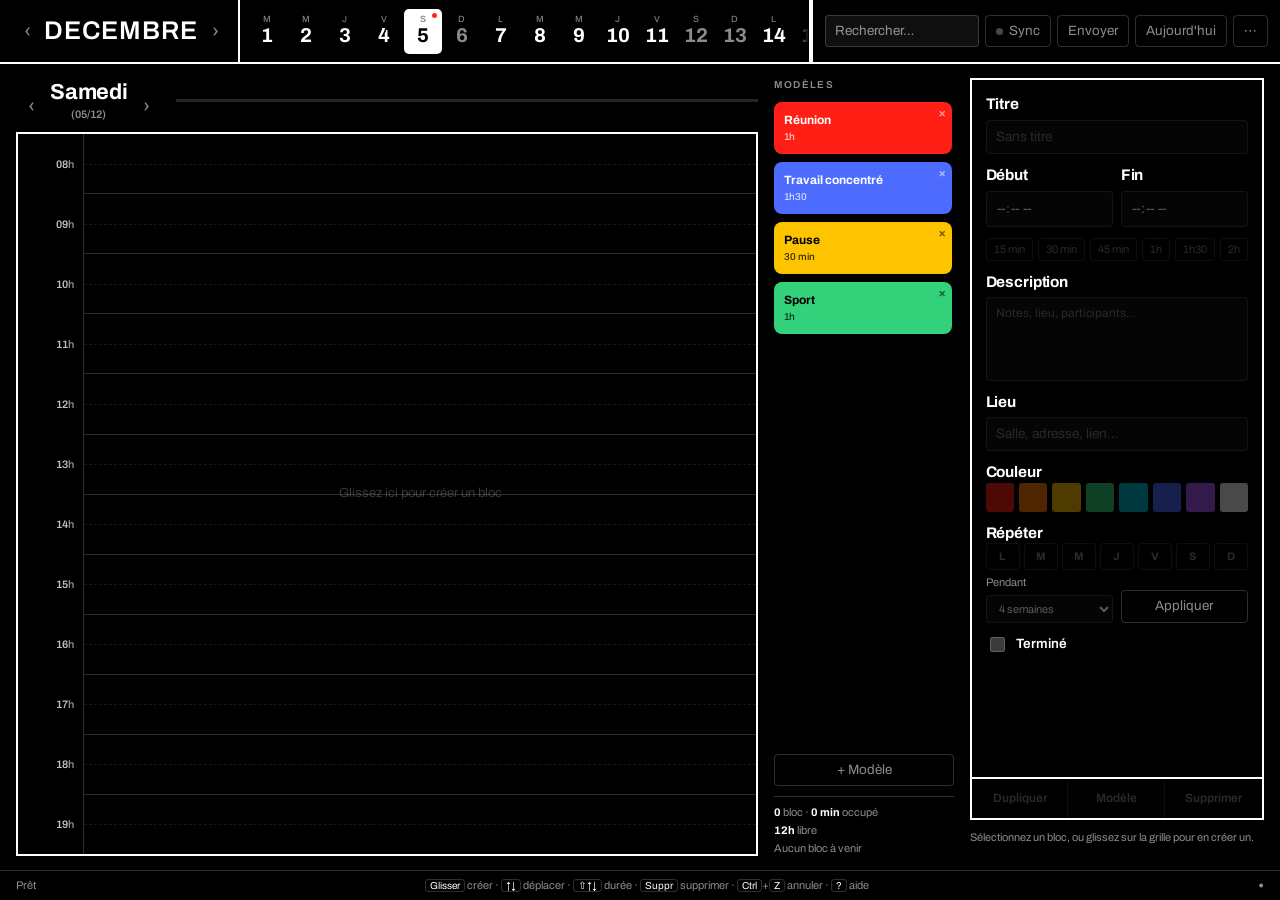
<file: index.html>
<!DOCTYPE html>
<html lang="fr">
<head>
<meta charset="utf-8">
<meta name="viewport" content="width=device-width, initial-scale=1, viewport-fit=cover">
<title>Cadran — emploi du temps</title>
<meta name="description" content="Emploi du temps par blocs : glisser, redimensionner, colorer. Fonctionne hors ligne.">
<meta name="theme-color" content="#000000">
<link rel="manifest" href="manifest.webmanifest">
<link rel="icon" href="icon.svg" type="image/svg+xml">
<link rel="apple-touch-icon" href="icon-192.png">
<link rel="preconnect" href="https://fonts.googleapis.com">
<link rel="preconnect" href="https://fonts.gstatic.com" crossorigin>
<link rel="stylesheet" href="https://fonts.googleapis.com/css2?family=Archivo:wght@400;500;600;700;800&display=swap">
<link rel="stylesheet" href="styles.css">
<link rel="stylesheet" href="styles-mobile.css"
      media="(max-width: 767px), (max-height: 430px) and (orientation: landscape) and (pointer: coarse)">
</head>
<body>

<a class="skip" href="#canvas">Aller à l'emploi du temps</a>

<!-- ————— Barre de mois ————— -->
<header class="topbar">
  <div class="month">
    <button class="nav" id="prevMonth" aria-label="Mois précédent" title="Mois précédent">‹</button>
    <h1 id="monthLabel">FEVRIER</h1>
    <button class="nav" id="nextMonth" aria-label="Mois suivant" title="Mois suivant">›</button>
  </div>
  <div class="strip-wrap"><nav class="strip" id="strip" aria-label="Jours du mois"></nav></div>
  <div class="tools">
    <div class="search">
      <input id="search" type="search" placeholder="Rechercher…" aria-label="Rechercher dans les blocs" autocomplete="off">
    </div>
    <button class="ghost" id="syncBtn" title="Synchronisation GitHub">
      <span id="syncDot" class="syncdot"></span><span id="syncLabel">Sync</span>
    </button>
    <button class="ghost" id="sendBtn" title="Envoyer l'emploi du temps vers l'iPhone">Envoyer</button>
    <button class="ghost" id="todayBtn" title="Aujourd'hui (T)">Aujourd'hui</button>
    <button class="ghost" id="menuBtn" aria-haspopup="true" aria-expanded="false" title="Menu">⋯</button>
  </div>
</header>

<!-- ————— Corps ————— -->
<main class="stage">

  <!-- Colonne emploi du temps -->
  <section class="col-day" aria-label="Journée">
    <div class="dayhead">
      <button class="nav" id="prevDay" aria-label="Jour précédent">‹</button>
      <div class="dayid">
        <h2 id="dayName">Jeudi</h2>
        <p id="dayDate">(25/02)</p>
      </div>
      <button class="nav" id="nextDay" aria-label="Jour suivant">›</button>
      <div class="dayload" id="dayLoad" title="Temps occupé dans la journée"></div>
    </div>

    <div class="frame">
      <div class="gutter" id="gutter" aria-hidden="true"></div>
      <div class="canvas" id="canvas" tabindex="0" role="application"
           aria-label="Grille horaire. Glissez pour créer un bloc. Flèches pour déplacer, Suppr pour supprimer.">
        <div class="rules" id="rules"></div>
        <div class="now" id="nowLine" hidden><span id="nowTag">12:00</span></div>
        <div class="layer" id="layer"></div>
        <div class="ghost-block" id="ghost" hidden></div>
        <p class="empty" id="emptyHint">Glissez ici pour créer un bloc</p>
      </div>
    </div>
  </section>

  <!-- Colonne modèles -->
  <section class="col-lib" aria-label="Modèles">
    <h2 class="lbl">Modèles</h2>
    <div class="lib" id="lib"></div>
    <button class="ghost wide" id="addTemplate" title="Enregistrer le bloc sélectionné comme modèle">+ Modèle</button>
    <div class="stats" id="stats"></div>
  </section>

  <!-- Inspecteur -->
  <aside class="col-insp" aria-label="Propriétés du bloc">
    <div class="panel">
      <button type="button" class="sheet-handle" id="sheetClose" aria-label="Fermer le panneau">
        <span class="grabber" aria-hidden="true"></span><span>Fermer</span>
      </button>
      <div class="scroll">
        <label class="field">
          <span>Titre</span>
          <input id="fTitle" type="text" placeholder="Sans titre" maxlength="80" disabled>
        </label>

        <div class="row2">
          <label class="field">
            <span>Début</span>
            <input id="fStart" type="time" step="300" disabled>
          </label>
          <label class="field">
            <span>Fin</span>
            <input id="fEnd" type="time" step="300" disabled>
          </label>
        </div>

        <div class="chips" id="durChips" role="group" aria-label="Durée rapide"></div>

        <label class="field">
          <span>Description</span>
          <textarea id="fDesc" rows="4" placeholder="Notes, lieu, participants…" disabled></textarea>
        </label>

        <label class="field">
          <span>Lieu</span>
          <input id="fPlace" type="text" placeholder="Salle, adresse, lien…" maxlength="80" disabled>
        </label>

        <fieldset class="field">
          <legend>Couleur</legend>
          <div class="swatches" id="swatches" role="radiogroup" aria-label="Couleur du bloc"></div>
        </fieldset>

        <fieldset class="field" id="repBox">
          <legend>Répéter</legend>
          <div class="days" id="repDays" role="group" aria-label="Jours de répétition"></div>
          <div class="row2">
            <label class="sub"><span>Pendant</span>
              <select id="repWeeks" disabled>
                <option value="2">2 semaines</option>
                <option value="4" selected>4 semaines</option>
                <option value="8">8 semaines</option>
                <option value="12">3 mois</option>
                <option value="26">6 mois</option>
                <option value="52">1 an</option>
              </select>
            </label>
            <button type="button" class="ghost" id="repApply" disabled>Appliquer</button>
          </div>
        </fieldset>

        <div class="series" id="seriesBox" hidden>
          <p>Bloc répété : <b id="seriesCount">0</b> occurrences, jusqu'au <b id="seriesLast">—</b>.</p>
          <div class="srow">
            <button type="button" id="seriesSync">Aligner la série</button>
            <button type="button" id="seriesDetach">Détacher ce bloc</button>
            <button type="button" id="seriesDel" class="danger">Supprimer toute la série</button>
          </div>
        </div>

        <label class="check">
          <input id="fDone" type="checkbox" disabled>
          <span>Terminé</span>
        </label>
      </div>

      <div class="actions">
        <button id="btnDup" disabled title="Dupliquer (Ctrl+D)">Dupliquer</button>
        <button id="btnTpl" disabled title="Enregistrer comme modèle">Modèle</button>
        <button id="btnDel" class="danger" disabled title="Supprimer (Suppr)">Supprimer</button>
      </div>
    </div>
    <p class="hint" id="inspHint">Sélectionnez un bloc, ou glissez sur la grille pour en créer un.</p>
  </aside>
</main>

<div class="sheet-scrim" id="sheetScrim" hidden></div>
<button type="button" class="fab" id="fab" aria-label="Ajouter un bloc d'une heure au prochain créneau libre" title="Ajouter un bloc">+</button>

<!-- ————— Barre d'état ————— -->
<footer class="statusbar">
  <span id="status">Prêt</span>
  <span class="keys">
    <kbd>Glisser</kbd> créer · <kbd>↑↓</kbd> déplacer · <kbd>⇧↑↓</kbd> durée · <kbd>Suppr</kbd> supprimer ·
    <kbd>Ctrl</kbd>+<kbd>Z</kbd> annuler · <kbd>?</kbd> aide
  </span>
  <span id="net" class="net">•</span>
</footer>

<!-- ————— Menu ————— -->
<div class="sheet" id="menu" hidden role="menu" aria-label="Menu">
  <button role="menuitem" data-act="sync">Synchronisation GitHub…</button>
  <button role="menuitem" data-act="send">Envoyer vers l'iPhone…</button>
  <button role="menuitem" data-act="export">Exporter (.json)</button>
  <button role="menuitem" data-act="import">Importer (.json)</button>
  <button role="menuitem" data-act="ics">Exporter la journée (.ics)</button>
  <button role="menuitem" data-act="print">Imprimer la journée</button>
  <button role="menuitem" data-act="copyday">Copier la journée vers…</button>
  <button role="menuitem" data-act="settings">Réglages d'affichage</button>
  <button role="menuitem" data-act="help">Raccourcis clavier</button>
  <button role="menuitem" data-act="clear" class="danger">Vider la journée</button>
</div>

<!-- ————— Dialogues ————— -->
<dialog id="dlgSettings">
  <form method="dialog">
    <h3>Réglages d'affichage</h3>
    <div class="row2">
      <label class="field"><span>Début de journée</span><input id="sStart" type="number" min="0" max="22" step="1"></label>
      <label class="field"><span>Fin de journée</span><input id="sEnd" type="number" min="2" max="24" step="1"></label>
    </div>
    <label class="field"><span>Pas d'accrochage</span>
      <select id="sSnap">
        <option value="5">5 minutes</option>
        <option value="10">10 minutes</option>
        <option value="15">15 minutes</option>
        <option value="30">30 minutes</option>
      </select>
    </label>
    <label class="check"><input id="sDense" type="checkbox"><span>Afficher les demi-heures</span></label>
    <menu><button value="ok">Fermer</button></menu>
  </form>
</dialog>

<dialog id="dlgHelp">
  <form method="dialog">
    <h3>Raccourcis clavier</h3>
    <dl class="help" id="helpList"></dl>
    <menu><button value="ok">Fermer</button></menu>
  </form>
</dialog>

<dialog id="dlgSend">
  <h3>Envoyer vers l'iPhone</h3>
  <p>Un fichier <b>.ics</b> est produit à partir des blocs choisis et placé tel quel dans le corps
     du message. Les identifiants d'événement sont stables : un renvoi met à jour les entrées déjà
     importées sur l'iPhone au lieu de les dupliquer.</p>

  <label class="field"><span>Adresse de destination</span>
    <input id="mTo" type="email" placeholder="moi@icloud.com" autocomplete="email">
  </label>

  <div class="row2">
    <label class="sub"><span>Période</span>
      <select id="mRange">
        <option value="day">Jour affiché</option>
        <option value="week" selected>Semaine en cours</option>
        <option value="4w">4 semaines à venir</option>
        <option value="all">Tout le calendrier</option>
      </select>
    </label>
    <label class="sub"><span>Objet du message</span>
      <input id="mSubject" type="text" placeholder="Cadran — mise à jour">
    </label>
  </div>

  <p>Sur iPhone, l'automatisation Raccourcis lit le corps du courriel, l'enregistre en
     <code>cadran.ics</code> puis l'ajoute au calendrier — aucun hébergement n'est nécessaire.</p>

  <menu>
    <button type="button" class="quiet" id="mCopy">Copier le .ics</button>
    <button type="button" class="quiet" id="mDownload">Télécharger</button>
    <button type="button" class="quiet" id="mShare">Partager…</button>
    <button type="button" id="mMail">Ouvrir le brouillon mail</button>
  </menu>
  <menu><button type="button" class="quiet" id="mClose">Fermer</button></menu>
</dialog>

<dialog id="dlgSync">
  <h3>Synchronisation GitHub</h3>
  <p>Le dépôt devient le coffre-fort central de l'emploi du temps : chaque appareil garde une copie
     locale et la synchronise avec <code>data/schedule.json</code> dans le dépôt indiqué.</p>

  <div class="row2">
    <label class="field"><span>Propriétaire</span><input id="gOwner" type="text" placeholder="mon-compte"></label>
    <label class="field"><span>Dépôt</span><input id="gRepo" type="text" placeholder="mon-emploi-du-temps"></label>
  </div>
  <div class="row2">
    <label class="sub"><span>Branche</span><input id="gBranch" type="text" placeholder="main"></label>
    <label class="sub"><span>Chemin du fichier</span><input id="gPath" type="text" placeholder="data/schedule.json"></label>
  </div>
  <label class="field"><span>Jeton d'accès personnel (fine-grained)</span>
    <input id="gToken" type="password" placeholder="github_pat_…" autocomplete="off">
  </label>
  <p>Créez le jeton sur <b>github.com → Settings → Developer settings → Fine-grained tokens</b>,
     limité au dépôt ci-dessus, avec la permission <b>Contents : Read and write</b> uniquement.
     Il est conservé uniquement dans le navigateur de cet appareil (jamais dans l'export .json,
     jamais transmis ailleurs qu'à <code>api.github.com</code>).</p>

  <label class="check"><input id="gAuto" type="checkbox"><span>Synchronisation automatique</span></label>
  <p id="syncStatusMsg">Non configuré.</p>

  <menu>
    <button type="button" class="quiet" id="gTest">Tester la connexion</button>
    <button type="button" id="gSyncNow">Synchroniser maintenant</button>
  </menu>
  <menu><button type="button" class="quiet" id="gClose">Fermer</button></menu>
</dialog>

<dialog id="dlgConflict">
  <h3>Conflit de synchronisation</h3>
  <p id="conflictMsg"></p>
  <menu>
    <button type="button" class="quiet" id="cfReload">Recharger depuis GitHub</button>
    <button type="button" class="danger" id="cfForce">Forcer l'envoi (écrase le distant)</button>
  </menu>
  <menu><button type="button" class="quiet" id="cfCancel">Plus tard</button></menu>
</dialog>

<dialog id="dlgSeries">
  <h3>Bloc répété</h3>
  <p id="seriesMsg"></p>
  <menu>
    <button type="button" class="quiet" id="delCancel">Annuler</button>
    <button type="button" class="quiet" id="delOne">Ce bloc seul</button>
    <button type="button" class="danger" id="delAll">Toute la série</button>
  </menu>
</dialog>

<input type="file" id="filePick" accept="application/json" hidden>
<div class="toast" id="toast" role="status" aria-live="polite" hidden></div>

<script src="app.js"></script>
</body>
</html>
</file>
<file: styles.css>
/* ============================================================
   Cadran — feuille de style
   Noir, filets blancs, un seul accent : la couleur des blocs.
   ============================================================ */

:root{
  color-scheme:dark;
  --bg:#000;
  --ink:#fff;
  --muted:rgba(255,255,255,.55);
  --faint:rgba(255,255,255,.28);
  --hair:rgba(255,255,255,.18);
  --frame:#fff;
  --field:rgba(255,255,255,.06);
  --danger:#ff2d1f;
  --r:8px;
  --gut:66px;
  --pad:14px;
  --fs:clamp(12px,1.05vw,14px);
}

*{box-sizing:border-box}
[hidden]{display:none!important}
.sheet-handle,.sheet-scrim,.fab{display:none}
html,body{height:100%}
body{
  margin:0;
  background:var(--bg);
  color:var(--ink);
  font-family:Archivo,"Segoe UI",system-ui,-apple-system,sans-serif;
  font-size:var(--fs);
  line-height:1.35;
  -webkit-font-smoothing:antialiased;
  overflow:hidden;
  height:100dvh;
  display:grid;
  grid-template-rows:auto minmax(0,1fr) auto;
  user-select:none;
}

button,input,select,textarea{font:inherit;color:inherit}
:focus-visible{outline:2px solid #fff;outline-offset:2px}
.skip{position:fixed;left:-999px;top:0;z-index:99;background:#fff;color:#000;padding:8px 12px}
.skip:focus{left:8px;top:8px}

/* ———————————— Barre de mois ———————————— */
.topbar{
  display:grid;
  grid-template-columns:auto minmax(0,1fr) auto;
  align-items:stretch;
  border-bottom:2px solid var(--frame);
  height:64px;
}
.month{display:flex;align-items:center;gap:4px;padding:0 10px 0 14px;border-right:2px solid var(--frame)}
.month h1{
  font-size:clamp(18px,2vw,26px);font-weight:600;letter-spacing:.04em;margin:0;
  min-width:6.5ch;text-align:center;text-transform:uppercase;
}
.nav{
  background:none;border:0;cursor:pointer;font-size:20px;line-height:1;
  width:26px;height:32px;color:var(--muted);border-radius:4px;
}
.nav:hover{color:#fff;background:rgba(255,255,255,.1)}

.strip-wrap{position:relative;overflow:hidden;border-right:2px solid var(--frame);height:100%}
.strip{
  position:relative;height:100%;
  display:flex;align-items:center;gap:1px;overflow-x:auto;scroll-behavior:smooth;
  scrollbar-width:none;padding:0 8px;-webkit-overflow-scrolling:touch;
}
.strip::-webkit-scrollbar{display:none}
.strip button{
  position:relative;flex:0 0 auto;min-width:38px;background:none;border:0;cursor:pointer;
  padding:6px 3px 4px;display:grid;justify-items:center;gap:1px;border-radius:5px;color:var(--ink);
}
.strip button .d{font-size:clamp(14px,1.6vw,20px);font-weight:700;letter-spacing:-.01em;line-height:1}
.strip button .w{font-size:9px;color:var(--muted);text-transform:uppercase;letter-spacing:.1em;line-height:1}
.strip button .dots{display:flex;gap:2px;height:4px}
.strip button .dots i{width:3.5px;height:3.5px;border-radius:50%;background:currentColor;opacity:.9}
.strip button .dots.off i{opacity:.12}
.strip button.hit{box-shadow:inset 0 -2px 0 var(--danger)}
.strip button:hover{background:rgba(255,255,255,.08)}
.strip button[aria-current="date"]{background:#fff;color:#000}
.strip button[aria-current="date"] .w{color:rgba(0,0,0,.6)}
.strip button.we .d{color:var(--muted)}
.strip button[aria-current="date"].we .d{color:#000}
/* Pastille "aujourd'hui" : un point, jamais un soulignement (illisible en petite taille) */
.strip button.today::after{
  content:"";position:absolute;top:4px;right:5px;width:5px;height:5px;border-radius:50%;
  background:var(--danger);box-shadow:0 0 0 1.5px #000;
}
.strip button[aria-current="date"].today::after{box-shadow:0 0 0 1.5px #fff}
/* Indices visuels de défilement */
.strip-wrap::before,.strip-wrap::after{
  content:"";position:absolute;top:0;bottom:0;width:18px;z-index:2;pointer-events:none;
  opacity:0;transition:opacity .15s ease;
}
.strip-wrap::before{left:0;background:linear-gradient(90deg,#000,transparent)}
.strip-wrap::after{right:0;background:linear-gradient(-90deg,#000,transparent)}
.strip-wrap.fade-l::before{opacity:1}
.strip-wrap.fade-r::after{opacity:1}

.tools{display:flex;align-items:center;gap:6px;padding:0 12px;border-left:2px solid var(--frame)}
.search input{
  background:var(--field);border:1px solid var(--hair);border-radius:4px;
  padding:6px 9px;width:clamp(110px,12vw,180px)
}
.search input::placeholder{color:var(--muted)}
.ghost{
  background:none;border:1px solid var(--hair);border-radius:4px;padding:6px 10px;
  cursor:pointer;color:var(--muted);white-space:nowrap
}
.ghost:hover{color:#fff;border-color:#fff}
.ghost.wide{width:100%;text-align:center}
.syncdot{display:inline-block;width:7px;height:7px;border-radius:50%;background:var(--faint);margin-right:6px}
.syncdot.ok{background:#33d17a}
.syncdot.busy{background:#ffc400;animation:pulse 1s ease-in-out infinite}
.syncdot.err{background:var(--danger)}
@keyframes pulse{0%,100%{opacity:1}50%{opacity:.35}}

/* ———————————— Scène ———————————— */
.stage{
  display:grid;
  grid-template-columns:minmax(0,1fr) clamp(140px,14vw,190px) clamp(240px,23vw,330px);
  gap:16px;padding:14px 16px;min-height:0;
}
.col-day,.col-lib,.col-insp{display:flex;flex-direction:column;min-height:0;gap:10px}

/* En-tête du jour */
.dayhead{display:flex;align-items:flex-end;gap:6px;padding-left:2px}
.dayid{text-align:center;min-width:9ch}
.dayid h2{margin:0;font-size:clamp(16px,1.7vw,22px);font-weight:700;letter-spacing:-.01em}
.dayid p{margin:0;font-size:11px;font-weight:600;color:var(--muted)}
.dayload{flex:1;height:3px;background:rgba(255,255,255,.14);align-self:center;margin-left:10px;position:relative}
.dayload i{position:absolute;inset:0 auto 0 0;background:#fff}

/* Grille */
.frame{
  flex:1;min-height:0;border:2px solid var(--frame);
  display:grid;grid-template-columns:var(--gut) minmax(0,1fr);
}
.gutter{display:flex;flex-direction:column;border-right:1px solid var(--hair)}
.gutter span{
  flex:1;display:flex;align-items:center;justify-content:flex-end;
  padding-right:9px;font-size:clamp(10px,.85vw,12px);font-weight:600;color:var(--muted);
  white-space:nowrap;overflow:hidden;
}
.gutter span b{font-weight:600;color:var(--ink);opacity:.75}
.canvas{position:relative;overflow:hidden;touch-action:none;cursor:crosshair}
.rules{position:absolute;inset:0;display:flex;flex-direction:column;pointer-events:none}
.rules i{flex:1;border-top:1px solid var(--hair)}
.rules i:first-child{border-top:0}
.rules i.half{background:linear-gradient(to bottom,transparent 50%,transparent 50%)}
.rules i.half::after{content:"";display:block;height:50%;border-bottom:1px dashed rgba(255,255,255,.09)}

.now{position:absolute;left:0;right:0;height:0;border-top:1px solid var(--danger);pointer-events:none;z-index:6}
.now span{
  position:absolute;left:0;top:-8px;background:var(--danger);color:#fff;
  font-size:9px;font-weight:700;padding:1px 4px;border-radius:2px
}

.layer{position:absolute;inset:0}
.empty{
  position:absolute;inset:auto 0 auto 0;top:50%;transform:translateY(-50%);
  text-align:center;color:rgba(255,255,255,.22);font-size:13px;margin:0;pointer-events:none
}

/* Blocs */
.blk{
  position:absolute;border-radius:var(--r);padding:5px 8px;overflow:hidden;cursor:grab;
  color:#fff;border:0;text-align:left;display:block;min-height:14px;
  box-shadow:inset 0 0 0 1px rgba(0,0,0,.25);
}
.blk:active{cursor:grabbing}
.blk .t{font-weight:700;font-size:12px;line-height:1.15;display:block;
  overflow:hidden;text-overflow:ellipsis;white-space:nowrap}
.blk .h{font-size:10px;font-weight:500;opacity:.85;display:block}
.blk .p{font-size:10px;opacity:.75;display:block;overflow:hidden;text-overflow:ellipsis;white-space:nowrap}
.blk.sel{box-shadow:0 0 0 2px #000,0 0 0 4px #fff;z-index:5}
.blk.done{opacity:.45}
.blk.done .t{text-decoration:line-through}
.blk.dim{opacity:.18}
.blk.tiny{padding:1px 6px;display:flex;align-items:center;gap:6px}
.blk.tiny .h,.blk.tiny .p{display:none}
.blk .grip{position:absolute;left:0;right:0;height:7px;cursor:ns-resize}
.blk .grip.top{top:0}
.blk .grip.bot{bottom:0}
.blk.ink-dark{color:#000}
.blk.ink-dark .blk-shadow{box-shadow:none}

.ghost-block{position:absolute;border-radius:var(--r);border:1px dashed #fff;background:rgba(255,255,255,.14);
  pointer-events:none;z-index:7;display:flex;align-items:center;justify-content:center;
  font-size:11px;font-weight:700}

/* Modèles */
.lbl{font-size:10px;letter-spacing:.14em;color:var(--muted);margin:0;font-weight:600;text-transform:uppercase}
.lib{display:flex;flex-direction:column;gap:8px;overflow-y:auto;min-height:0;flex:1;padding-right:2px}
.tpl{
  border-radius:var(--r);padding:10px;cursor:grab;position:relative;
  font-weight:700;font-size:12px;color:#fff;border:0;text-align:left;min-height:52px;
  display:flex;flex-direction:column;justify-content:center;gap:2px;
}
.tpl small{font-weight:500;opacity:.8;font-size:10px}
.tpl .x{
  position:absolute;top:3px;right:4px;background:none;border:0;color:inherit;opacity:.55;
  cursor:pointer;font-size:13px;line-height:1;padding:2px
}
.tpl .x:hover{opacity:1}
.tpl.ink-dark{color:#000}
.stats{border-top:1px solid var(--hair);padding-top:8px;display:grid;gap:3px;font-size:11px;color:var(--muted)}
.stats b{color:#fff;font-weight:700}

/* Inspecteur */
.panel{flex:1;min-height:0;border:2px solid var(--frame);display:flex;flex-direction:column}
.scroll{flex:1;min-height:0;overflow-y:auto;padding:var(--pad);display:grid;gap:11px;align-content:start}
.field{display:grid;gap:5px;border:0;padding:0;margin:0;min-width:0}
.field>span,.field>legend{font-size:clamp(13px,1.2vw,17px);font-weight:700;letter-spacing:-.01em;padding:0}
.field input,.field textarea,.field select{
  background:var(--field);border:1px solid var(--hair);border-radius:4px;padding:7px 9px;width:100%;
  resize:none
}
select,option,optgroup{background:#0a0a0a;color:#fff}
select option:checked{background:#fff;color:#000}
input[type="time"]::-webkit-calendar-picker-indicator{filter:invert(1);opacity:.6}
.field input:disabled,.field textarea:disabled,.field select:disabled{opacity:.35}
.field textarea{font-size:12px;line-height:1.4}
.row2{display:grid;grid-template-columns:1fr 1fr;gap:8px}
.chips{display:flex;flex-wrap:wrap;gap:5px}
.chips button{
  background:none;border:1px solid var(--hair);border-radius:3px;padding:3px 7px;font-size:11px;
  color:var(--muted);cursor:pointer
}
.chips button:hover:not(:disabled){color:#fff;border-color:#fff}
.chips button:disabled{opacity:.3;cursor:default}
.swatches{display:grid;grid-template-columns:repeat(8,1fr);gap:5px}
.swatches button{width:100%;aspect-ratio:1;border-radius:3px;border:0;cursor:pointer;position:relative}
.swatches button[aria-checked="true"]::after{
  content:"";position:absolute;inset:-3px;border:1.5px solid #fff;border-radius:5px
}
.swatches button:disabled{opacity:.3;cursor:default}
.days{display:grid;grid-template-columns:repeat(7,1fr);gap:4px}
.days button{
  background:none;border:1px solid var(--hair);border-radius:3px;padding:5px 0;cursor:pointer;
  font-size:11px;font-weight:700;color:var(--muted)
}
.days button[aria-pressed="true"]{background:#fff;color:#000;border-color:#fff}
.days button:disabled{opacity:.3;cursor:default}
.sub{display:grid;gap:5px;font-size:11px;color:var(--muted)}
.sub select,.sub input{background:var(--field);border:1px solid var(--hair);border-radius:4px;padding:6px 8px;width:100%}
code{font-family:ui-monospace,SFMono-Regular,Menlo,monospace;font-size:11px;color:#fff;
  background:rgba(255,255,255,.1);padding:1px 4px;border-radius:3px}
dialog#dlgSend{max-width:470px}
#repApply{align-self:end;height:33px}

.series{border:1px solid var(--hair);border-radius:4px;padding:9px;display:grid;gap:7px}
.series p{margin:0;font-size:11px;color:var(--muted)}
.series b{color:#fff}
.srow{display:grid;grid-template-columns:1fr 1fr;gap:5px}
.srow button{
  background:none;border:1px solid var(--hair);border-radius:3px;padding:5px;font-size:11px;
  cursor:pointer;color:var(--muted)
}
.srow button:hover{color:#fff;border-color:#fff}
.srow button.danger{grid-column:1/-1}
.srow button.danger:hover{background:var(--danger);border-color:var(--danger);color:#fff}

.check{display:flex;align-items:center;gap:8px;font-weight:600}
.check input{width:15px;height:15px;accent-color:#fff}

.actions{display:grid;grid-template-columns:repeat(3,1fr);border-top:2px solid var(--frame)}
.actions button{
  background:none;border:0;border-right:1px solid var(--hair);padding:11px 4px;cursor:pointer;
  font-weight:600;font-size:12px;color:var(--muted)
}
.actions button:last-child{border-right:0}
.actions button:hover:not(:disabled){background:#fff;color:#000}
.actions button.danger:hover:not(:disabled){background:var(--danger);color:#fff}
.actions button:disabled{opacity:.3;cursor:default}
.hint{margin:0;font-size:11px;color:var(--muted);min-height:2.4em}

/* Barre d'état */
.statusbar{
  display:flex;align-items:center;justify-content:space-between;gap:12px;
  border-top:1px solid var(--hair);padding:5px 16px;font-size:11px;color:var(--muted);height:30px
}
.keys{overflow:hidden;white-space:nowrap;text-overflow:ellipsis}
kbd{border:1px solid var(--hair);border-radius:3px;padding:0 4px;font-family:inherit;font-size:10px;color:#fff}
.net{font-size:16px;line-height:1}
.net.off{color:var(--danger)}

/* Menu + dialogues + toast */
.sheet{
  position:fixed;top:66px;right:14px;z-index:40;background:#000;border:1px solid #fff;
  display:grid;min-width:230px
}
.sheet button{
  background:none;border:0;border-bottom:1px solid var(--hair);padding:10px 13px;text-align:left;
  cursor:pointer;font-size:12px
}
.sheet button:last-child{border-bottom:0}
.sheet button:hover{background:#fff;color:#000}
.sheet button.danger:hover{background:var(--danger);color:#fff}

dialog{background:#000;color:#fff;border:1px solid #fff;padding:20px;max-width:420px;width:92vw}
dialog::backdrop{background:rgba(0,0,0,.72)}
dialog h3{margin:0 0 14px;font-size:18px}
dialog form{display:grid;gap:11px}
dialog menu{margin:4px 0 0;padding:0;display:flex;justify-content:flex-end;gap:8px;flex-wrap:wrap}
dialog menu button{background:#fff;color:#000;border:0;padding:8px 16px;font-weight:600;cursor:pointer}
dialog menu button.quiet{background:none;color:#fff;border:1px solid var(--hair)}
dialog menu button.danger{background:var(--danger);color:#fff}
dialog p{margin:0;font-size:12px;color:var(--muted)}
.help{display:grid;grid-template-columns:auto 1fr;gap:6px 14px;margin:0;font-size:12px}
.help dt{font-weight:700;white-space:nowrap}
.help dd{margin:0;color:var(--muted)}

.toast{
  position:fixed;left:50%;bottom:44px;transform:translateX(-50%);z-index:60;
  background:#fff;color:#000;padding:8px 14px;font-weight:600;font-size:12px;border-radius:3px;
  display:flex;align-items:center;gap:10px
}
.toast button{background:none;border:0;border-left:1px solid rgba(0,0,0,.25);padding-left:10px;
  font-weight:700;cursor:pointer;text-decoration:underline}

/* Adaptatif */
@media (max-width:1100px){
  .stage{grid-template-columns:minmax(0,1fr) clamp(230px,32vw,300px);grid-template-rows:minmax(0,1fr) auto}
  .col-lib{grid-column:1/-1;flex-direction:row;align-items:center;gap:12px}
  .col-lib .lbl{display:none}
  .lib{flex-direction:row;overflow-x:auto;flex:1}
  .tpl{min-width:130px}
  .col-lib .ghost.wide{width:auto}
  .stats{border:0;padding:0;grid-auto-flow:column;gap:12px}
}
@media (prefers-reduced-motion:no-preference){
  .blk{transition:box-shadow .12s ease,opacity .12s ease}
}
@media print{
  body{background:#fff;color:#000;overflow:visible;height:auto}
  .topbar .tools,.col-lib,.col-insp,.statusbar,.nav,.sheet{display:none!important}
  .stage{grid-template-columns:1fr}
  .frame,.topbar{border-color:#000}
  .gutter span,.dayid p{color:#333}
  .col-day{height:92vh}
}
</file>
<file: styles-mobile.css>
/* ============================================================
   Cadran — feuille de style iPhone
   Chargée uniquement sous 767 px (ou en paysage bas + pointeur
   tactile) via la balise <link media="…"> d'index.html.
   Objectif : cibles tactiles ≥ 44 px, un geste = une action,
   hiérarchie claire, zéro zoom involontaire, zéro texte tronqué.
   ============================================================ */

:root{
  --tap:44px;                 /* cible tactile minimale (repère Apple HIG) */
  --gut:58px;
  --pad:16px;
}

/* ———————————— Base ———————————— */
html,body{height:auto;min-height:100dvh}
body{
  overflow-y:auto;
  overflow-x:hidden;
  display:block;
  font-size:16px;             /* jamais < 16px : Safari zoome sinon au focus d'un champ */
  -webkit-tap-highlight-color:transparent;
  padding-bottom:env(safe-area-inset-bottom,0px);
}
button,a{-webkit-tap-highlight-color:transparent}
:active{opacity:.72}

/* Toutes les cibles tactiles : au moins 44×44 px, quel que soit le style d'origine */
.nav,.ghost,.chips button,.days button,.swatches button,.actions button,
.strip button,.tpl,.sheet button,.check input,dialog menu button,.fab{
  min-height:var(--tap);
}
.nav{width:var(--tap)}
.swatches button{min-width:var(--tap)}
input,select,textarea{font-size:16px!important;min-height:40px}
.check input{width:22px;height:22px}
.tpl .x{width:30px;height:30px;font-size:18px;top:2px;right:2px}

/* ———————————— Barre du haut : 2 lignes, grandes cibles ———————————— */
.topbar{
  position:sticky;top:0;z-index:15;background:#000;
  display:flex;flex-direction:column;height:auto;
  padding-top:env(safe-area-inset-top,0px);
  border-bottom:2px solid var(--frame);
}
.month{
  border-right:0;border-bottom:1px solid var(--hair);
  justify-content:space-between;padding:6px var(--pad);height:56px;
}
.month h1{font-size:20px}
.tools{border-left:0;border-top:0;padding:8px var(--pad);gap:8px}
.search{flex:1}
.search input{width:100%;padding:10px 12px;border-radius:8px}
/* Sur iPhone, Envoyer / Sync / Aujourd'hui passent par le menu ⋯ pour ne pas
   surcharger la barre — moins de choix visibles = décisions plus rapides */
#sendBtn,#syncBtn,#todayBtn{display:none}
#menuBtn{
  width:var(--tap);height:var(--tap);font-size:22px;font-weight:700;
  border:1px solid var(--hair);border-radius:8px;
}

/* Bande de jours : cases hautes, texte lisible, aucun défilement caché sans indice */
.strip-wrap{border-right:0;height:74px}
.strip{padding:0 var(--pad);gap:3px}
.strip button{min-width:44px;padding:8px 4px 6px;border-radius:8px}
.strip button .d{font-size:18px}
.strip button .w{font-size:10px}
.strip button .dots i{width:4px;height:4px}
.strip button.today::after{width:6px;height:6px;top:6px;right:6px}

/* ———————————— Scène : un seul écran plein, le jour ———————————— */
.stage{
  display:block;padding:10px var(--pad) 12px;height:auto;min-height:0;
  padding-bottom:calc(96px + env(safe-area-inset-bottom,0px));   /* place pour l'étagère + le bouton + */
}
.col-day{height:calc(100dvh - 74px - 96px - 56px - env(safe-area-inset-top,0px));min-height:320px}
.dayhead{padding-left:0}
.dayid h2{font-size:19px}
.dayload{margin-left:8px}

.frame{border-width:2px}
.gutter{width:52px}
.gutter span{font-size:12px;padding-right:8px}

/* Blocs : zone de préhension agrandie SANS agrandir le rendu visuel du bloc
   (le rectangle transparent dépasse la forme visible, seule la cible tactile grandit) */
.blk{padding:6px 10px;font-size:13px}
.blk .t{font-size:13px}
.blk .h,.blk .p{font-size:11px}
.blk .grip{height:26px}
.blk .grip.top{top:-12px}
.blk .grip.bot{bottom:-12px}
.blk.tiny{padding:2px 10px}

/* Bouton flottant : créer un bloc d'un tap, sans geste de glisser-déposer —
   indispensable pour une prise en main immédiate et pour l'accessibilité motrice */
.fab{
  position:fixed;right:var(--pad);
  bottom:calc(var(--pad) + env(safe-area-inset-bottom,0px));
  width:56px;height:56px;border-radius:50%;
  background:#fff;color:#000;border:0;font-size:30px;line-height:1;
  box-shadow:0 6px 18px rgba(0,0,0,.5);z-index:25;
}

/* ———————————— Modèles : étagère basse, toujours à portée du pouce ———————————— */
.col-lib{
  position:fixed;left:0;right:0;bottom:0;z-index:20;
  flex-direction:row;align-items:center;gap:10px;
  background:#000;border-top:2px solid var(--frame);
  padding:8px var(--pad) calc(8px + env(safe-area-inset-bottom,0px));
  height:auto;
}
.col-lib .lbl{display:none}
.lib{flex-direction:row;overflow-x:auto;flex:1;padding-right:0;gap:8px}
.tpl{min-width:120px;min-height:56px;padding:10px 12px}
#addTemplate{width:var(--tap);flex:0 0 auto;padding:0;font-size:0}
#addTemplate::before{content:'+';font-size:22px;font-weight:700}
.col-lib .stats{display:none}              /* déjà visible dans la barre de charge du jour */

/* ———————————— Inspecteur : plein écran, tiré depuis le bas ———————————— */
.sheet-scrim{
  position:fixed;inset:0;background:rgba(0,0,0,.65);z-index:29;
  opacity:0;pointer-events:none;transition:opacity .22s ease;
}
body.sheet-open .sheet-scrim{opacity:1;pointer-events:auto}

.col-insp{
  position:fixed;left:0;right:0;bottom:0;z-index:30;
  max-height:min(82vh,640px);
  transform:translateY(102%);transition:transform .26s cubic-bezier(.32,.72,0,1);
  gap:0;
}
body.sheet-open .col-insp{transform:translateY(0)}
.panel{
  border-radius:18px 18px 0 0;border-width:2px 2px 0;
  max-height:min(82vh,640px);
  padding-bottom:env(safe-area-inset-bottom,0px);
}
.sheet-handle{
  display:flex;align-items:center;justify-content:center;gap:8px;
  width:100%;background:none;border:0;border-bottom:1px solid var(--hair);
  color:var(--muted);font-weight:700;font-size:14px;padding:10px 0 8px;min-height:40px;
}
.grabber{width:36px;height:4px;border-radius:2px;background:var(--hair);position:absolute;left:50%;top:6px;transform:translateX(-50%)}
.sheet-handle span:last-child{margin-top:6px}

.scroll{padding:16px var(--pad) 6px;gap:16px}
.field>span,.field>legend{font-size:15px}
.field input,.field textarea,.field select{padding:11px 12px}
.swatches{grid-template-columns:repeat(6,1fr);gap:8px}
.days{gap:6px}
.days button{padding:9px 0;font-size:13px}
.chips button{padding:8px 12px;font-size:13px}

.actions{grid-template-columns:1fr 1fr 1fr}
.actions button{padding:14px 4px;font-size:13px}
.hint{padding:0 var(--pad) 4px;text-align:center}

/* ———————————— Barre d'état : superflue au doigt, retirée ———————————— */
.statusbar{display:none}

/* ———————————— Menu ⋯ : feuille pleine largeur, options en liste haute ———————————— */
.sheet{
  top:auto;bottom:0;left:0;right:0;
  border:0;border-top:2px solid var(--frame);border-radius:16px 16px 0 0;
  min-width:0;padding-bottom:env(safe-area-inset-bottom,0px);
}
.sheet button{padding:15px var(--pad);font-size:15px;min-height:52px}

/* ———————————— Dialogues : quasi plein écran, boutons empilés ———————————— */
dialog{width:94vw;max-width:94vw;max-height:88vh;overflow-y:auto;padding:20px 18px;
  padding-bottom:calc(20px + env(safe-area-inset-bottom,0px))}
dialog h3{font-size:19px}
dialog menu{flex-direction:column;align-items:stretch}
dialog menu button{width:100%;padding:13px;font-size:15px;min-height:48px}
.row2{grid-template-columns:1fr}

/* ———————————— Paysage bas (iPhone à l'horizontale) ———————————— */
@media (orientation:landscape){
  .col-insp,.panel{max-height:92vh}
  .stage{padding-bottom:calc(56px + env(safe-area-inset-bottom,0px))}
  .fab{width:48px;height:48px;font-size:24px}
}
</file>
